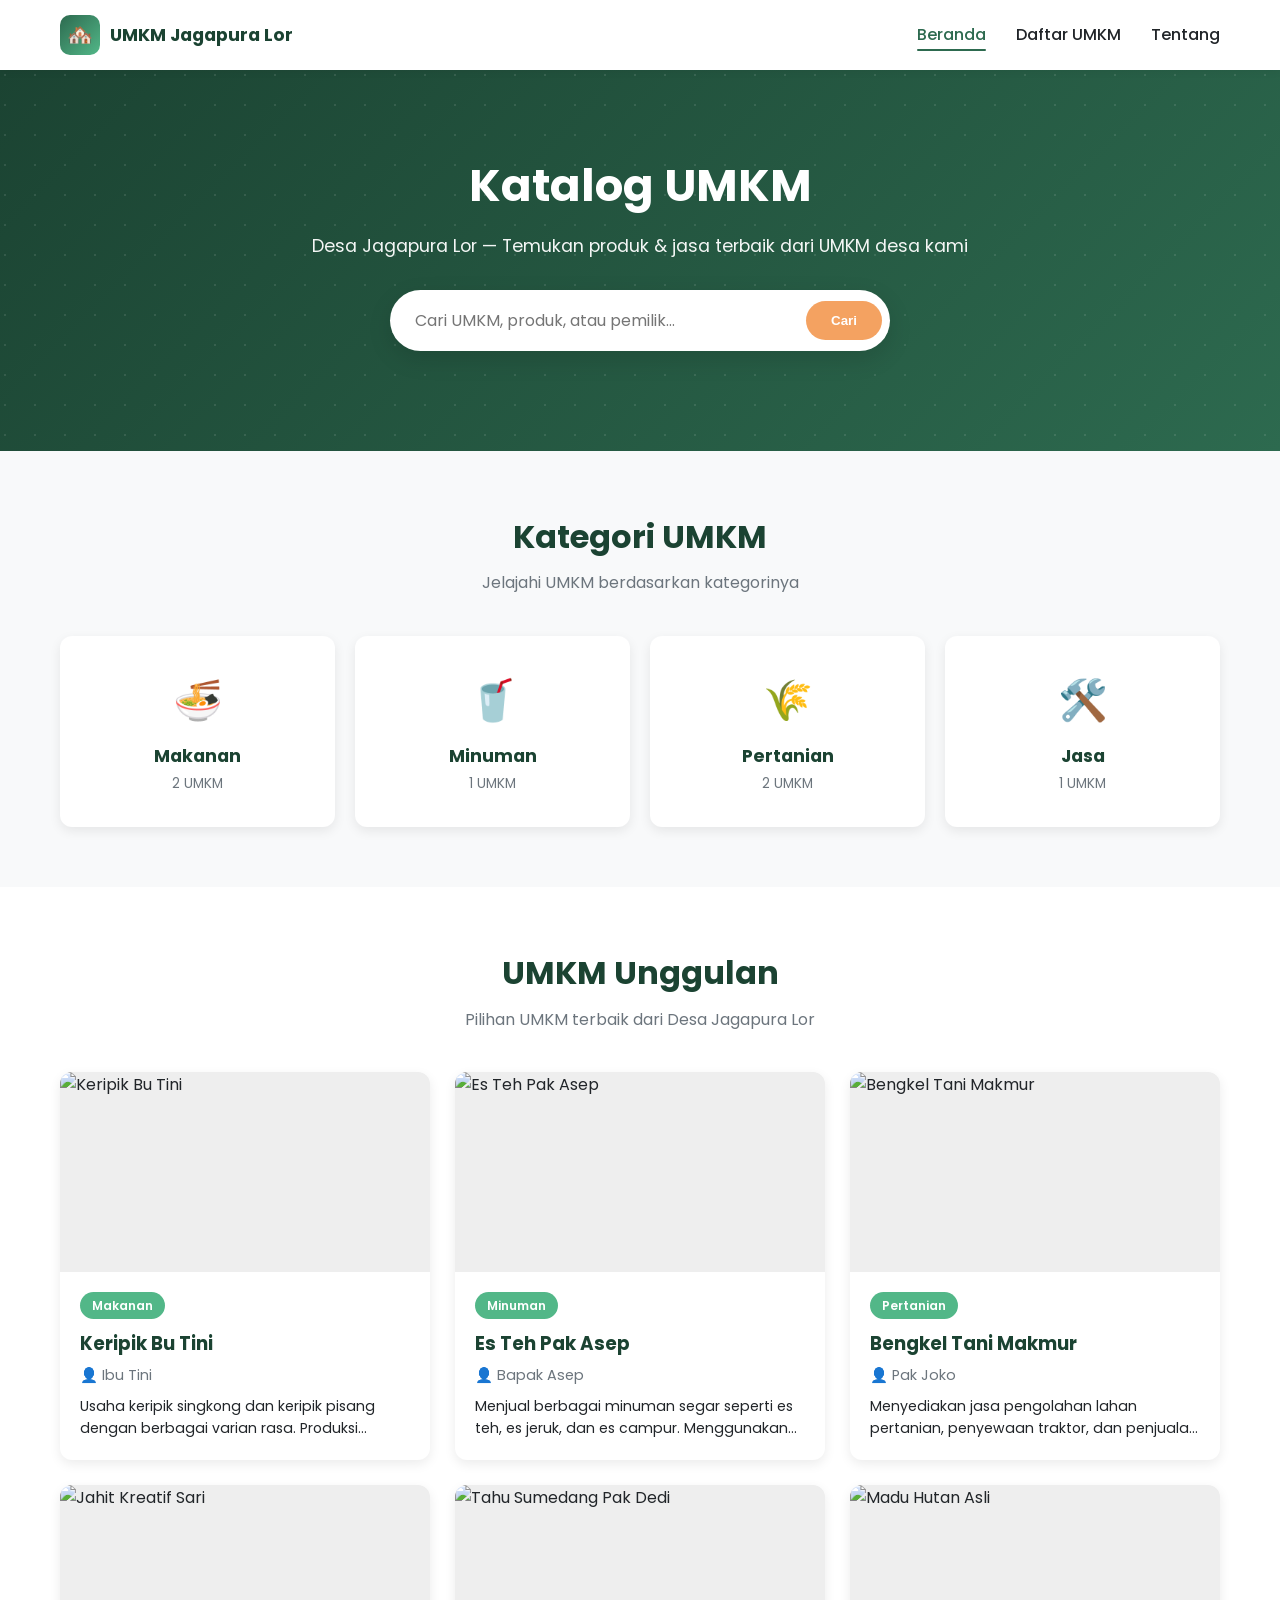
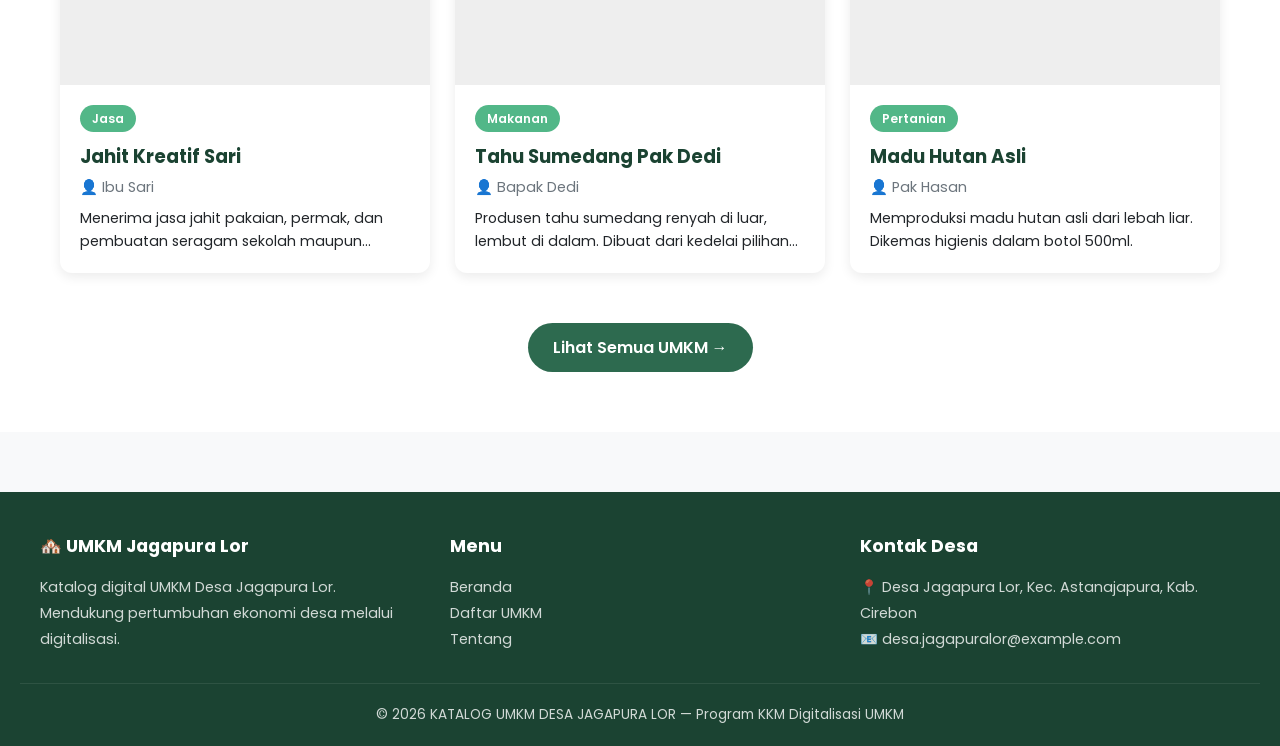
<file: index.html>
<!DOCTYPE html>
<html lang="id">
<head>
  <meta charset="UTF-8">
  <meta name="viewport" content="width=device-width, initial-scale=1.0">
  <title>Katalog UMKM - Desa Jagapura Lor</title>
  <link rel="preconnect" href="https://fonts.googleapis.com">
  <link href="https://fonts.googleapis.com/css2?family=Poppins:wght@400;500;600;700&display=swap" rel="stylesheet">
  <link rel="stylesheet" href="css/style.css">
</head>
<body>

  <!-- NAVBAR -->
  <nav class="navbar">
    <div class="nav-container">
      <a href="index.html" class="logo">
        <div class="logo-icon">🏘️</div>
        <span>UMKM Jagapura Lor</span>
      </a>
      <ul class="nav-links">
        <li><a href="index.html" class="active">Beranda</a></li>
        <li><a href="daftar-umkm.html">Daftar UMKM</a></li>
        <li><a href="tentang.html">Tentang</a></li>
      </ul>
      <button class="menu-toggle">☰</button>
    </div>
  </nav>

  <!-- HERO -->
  <section class="hero">
    <div class="hero-content">
      <h1>Katalog UMKM</h1>
      <p>Desa Jagapura Lor — Temukan produk & jasa terbaik dari UMKM desa kami</p>
      <div class="search-box">
        <input type="text" id="heroInput" placeholder="Cari UMKM, produk, atau pemilik...">
        <button id="heroSearch">Cari</button>
      </div>
    </div>
  </section>

  <!-- KATEGORI -->
  <section class="section">
    <div class="container">
      <div class="section-title">
        <h2>Kategori UMKM</h2>
        <p>Jelajahi UMKM berdasarkan kategorinya</p>
      </div>
      <div class="kategori-grid" id="kategoriGrid">
        <!-- Diisi otomatis oleh JS -->
      </div>
    </div>
  </section>

  <!-- UNGGULAN -->
  <section class="section" style="background: white;">
    <div class="container">
      <div class="section-title">
        <h2>UMKM Unggulan</h2>
        <p>Pilihan UMKM terbaik dari Desa Jagapura Lor</p>
      </div>
      <div class="umkm-grid" id="unggulanGrid">
        <!-- Diisi otomatis oleh JS -->
      </div>
      <div style="text-align: center; margin-top: 30px;">
        <a href="daftar-umkm.html" class="wa-btn" style="background: var(--primary);">
          Lihat Semua UMKM →
        </a>
      </div>
    </div>
  </section>

  <!-- FOOTER -->
  <footer class="footer">
    <div class="footer-content">
      <div>
        <h4>🏘️ UMKM Jagapura Lor</h4>
        <p>Katalog digital UMKM Desa Jagapura Lor. Mendukung pertumbuhan ekonomi desa melalui digitalisasi.</p>
      </div>
      <div>
        <h4>Menu</h4>
        <p><a href="index.html">Beranda</a></p>
        <p><a href="daftar-umkm.html">Daftar UMKM</a></p>
        <p><a href="tentang.html">Tentang</a></p>
      </div>
      <div>
        <h4>Kontak Desa</h4>
        <p>📍 Desa Jagapura Lor, Kec. Astanajapura, Kab. Cirebon</p>
        <p>📧 desa.jagapuralor@example.com</p>
      </div>
    </div>
    <div class="footer-bottom">
      © 2026 KATALOG UMKM DESA JAGAPURA LOR — Program KKM Digitalisasi UMKM
    </div>
  </footer>

  <script src="js/app.js"></script>
</body>
</html>
</file>
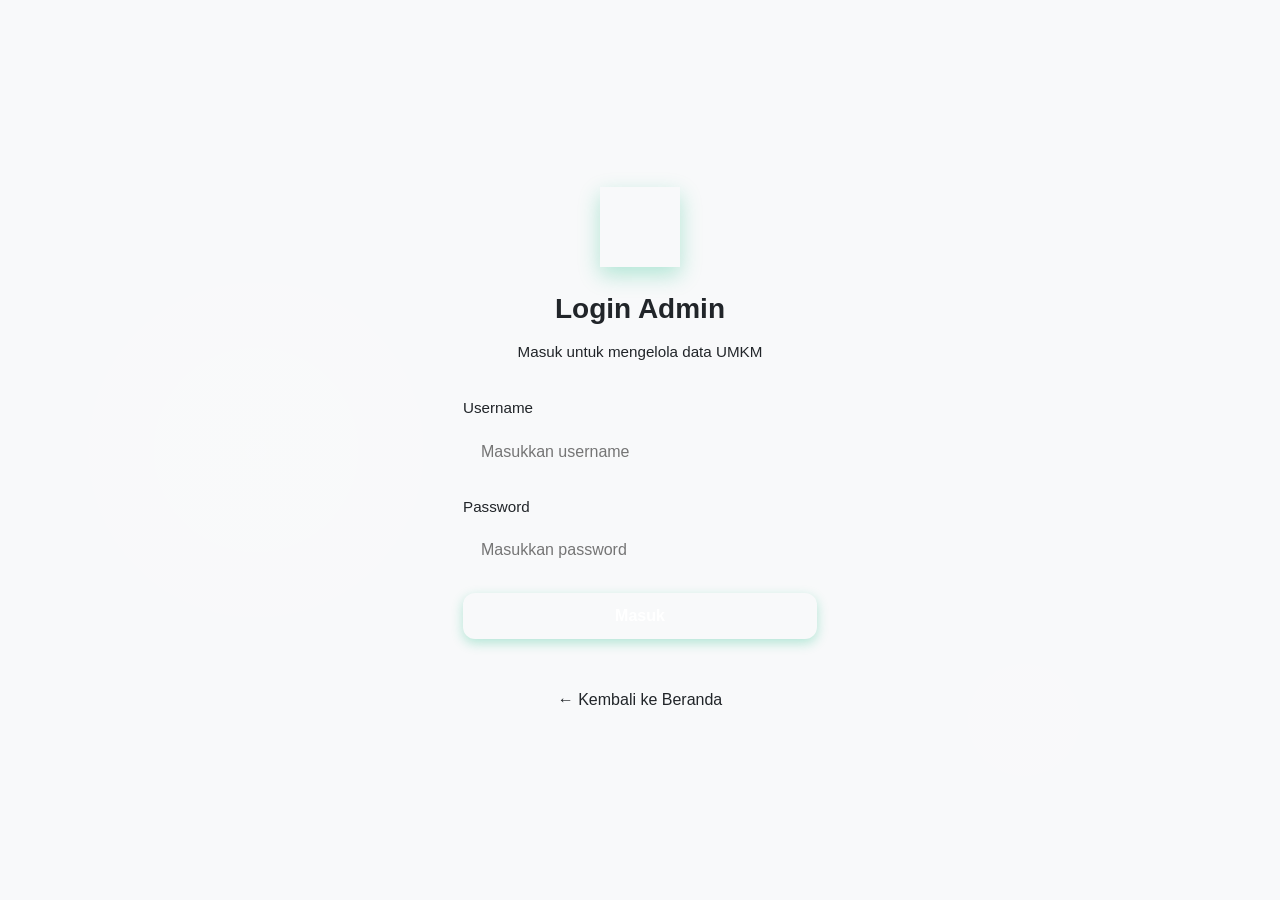
<file: admin.html>
<!DOCTYPE html>
<html lang="id">
<head>
  <meta charset="UTF-8">
  <meta name="viewport" content="width=device-width, initial-scale=1.0">
  <title>Admin Dashboard - UMKM Jagapura Lor</title>
  <link rel="preconnect" href="https://fonts.googleapis.com">
  <link href="https://fonts.googleapis.com/css2?family=Inter:wght@400;500;600;700;800&display=swap" rel="stylesheet">
  <link rel="stylesheet" href="css/style.css">
  <style>
    .admin-header {
      background: linear-gradient(135deg, var(--primary-800), var(--primary-600));
      color: white;
      padding: 40px 24px;
      position: relative;
      overflow: hidden;
    }
    
    .admin-header::before {
      content: '';
      position: absolute;
      top: 0;
      left: 0;
      right: 0;
      bottom: 0;
      background: 
        radial-gradient(circle at 20% 50%, rgba(255,255,255,0.1) 0%, transparent 50%),
        radial-gradient(circle at 80% 80%, rgba(255,255,255,0.08) 0%, transparent 50%);
    }
    
    .admin-header-content {
      max-width: 1280px;
      margin: 0 auto;
      position: relative;
      z-index: 1;
      display: flex;
      justify-content: space-between;
      align-items: center;
      flex-wrap: wrap;
      gap: 20px;
    }
    
    .admin-header h1 {
      font-size: 2rem;
      font-weight: 700;
      margin-bottom: 8px;
    }
    
    .admin-header p {
      opacity: 0.95;
      font-size: 1.05rem;
    }
    
    .admin-actions {
      display: flex;
      gap: 12px;
      flex-wrap: wrap;
    }
    
    .btn-logout {
      background: rgba(255, 255, 255, 0.2);
      color: white;
      padding: 12px 24px;
      border-radius: var(--radius);
      border: 2px solid rgba(255, 255, 255, 0.3);
      font-weight: 600;
      cursor: pointer;
      transition: all var(--transition);
      font-size: 0.95rem;
    }
    
    .btn-logout:hover {
      background: rgba(255, 255, 255, 0.3);
    }
    
    .btn-export {
      background: white;
      color: var(--primary-700);
      padding: 12px 24px;
      border-radius: var(--radius);
      border: none;
      font-weight: 600;
      cursor: pointer;
      transition: all var(--transition);
      font-size: 0.95rem;
    }
    
    .btn-export:hover {
      transform: translateY(-2px);
      box-shadow: var(--shadow-lg);
    }
    
    .admin-content {
      max-width: 1280px;
      margin: 0 auto;
      padding: 40px 24px;
    }
    
    .admin-grid {
      display: grid;
      grid-template-columns: 1fr 1fr;
      gap: 32px;
      margin-bottom: 40px;
    }
    
    @media (max-width: 1024px) {
      .admin-grid {
        grid-template-columns: 1fr;
      }
    }
    
    .admin-card {
      background: var(--bg-secondary);
      border-radius: var(--radius-xl);
      padding: 32px;
      box-shadow: var(--shadow);
      border: 1px solid var(--border-color);
    }
    
    .admin-card h2 {
      font-size: 1.5rem;
      color: var(--text-primary);
      margin-bottom: 24px;
      font-weight: 700;
      display: flex;
      align-items: center;
      gap: 10px;
    }
    
    .form-row {
      display: grid;
      grid-template-columns: 1fr 1fr;
      gap: 16px;
    }
    
    @media (max-width: 768px) {
      .form-row {
        grid-template-columns: 1fr;
      }
    }
    
    .form-group {
      margin-bottom: 20px;
    }
    
    .form-label {
      display: block;
      margin-bottom: 8px;
      color: var(--text-primary);
      font-weight: 500;
      font-size: 0.95rem;
    }
    
    .form-input,
    .form-select,
    .form-textarea {
      width: 100%;
      padding: 12px 16px;
      border: 2px solid var(--border-color);
      border-radius: var(--radius);
      font-size: 0.95rem;
      font-family: inherit;
      background: var(--bg-primary);
      color: var(--text-primary);
      transition: all var(--transition);
    }
    
    .form-textarea {
      resize: vertical;
      min-height: 100px;
    }
    
    .form-input:focus,
    .form-select:focus,
    .form-textarea:focus {
      outline: none;
      border-color: var(--primary-400);
      box-shadow: 0 0 0 3px rgba(16, 185, 129, 0.1);
    }
    
    .btn-submit {
      width: 100%;
      padding: 14px;
      background: linear-gradient(135deg, var(--primary-600), var(--primary-500));
      color: white;
      border: none;
      border-radius: var(--radius);
      font-size: 1rem;
      font-weight: 600;
      cursor: pointer;
      transition: all var(--transition);
      box-shadow: 0 4px 12px rgba(16, 185, 129, 0.3);
      margin-top: 8px;
    }
    
    .btn-submit:hover {
      transform: translateY(-2px);
      box-shadow: 0 6px 16px rgba(16, 185, 129, 0.4);
    }
    
    .btn-add-produk {
      background: var(--accent);
      color: white;
      padding: 10px 20px;
      border: none;
      border-radius: var(--radius);
      font-weight: 600;
      cursor: pointer;
      transition: all var(--transition);
      font-size: 0.9rem;
      margin-bottom: 16px;
    }
    
    .btn-add-produk:hover {
      background: var(--accent-hover);
      transform: translateY(-2px);
    }
    
    .produk-input-group {
      background: var(--bg-primary);
      padding: 16px;
      border-radius: var(--radius);
      margin-bottom: 12px;
      border: 1px solid var(--border-color);
      position: relative;
    }
    
    .btn-remove-produk {
      position: absolute;
      top: 12px;
      right: 12px;
      background: var(--error);
      color: white;
      border: none;
      width: 28px;
      height: 28px;
      border-radius: 50%;
      cursor: pointer;
      font-size: 1rem;
      display: flex;
      align-items: center;
      justify-content: center;
      transition: all var(--transition);
    }
    
    .btn-remove-produk:hover {
      transform: scale(1.1);
    }
    
    .umkm-list {
      max-height: 600px;
      overflow-y: auto;
    }
    
    .umkm-list-item {
      background: var(--bg-primary);
      padding: 16px;
      border-radius: var(--radius);
      margin-bottom: 12px;
      border: 1px solid var(--border-color);
      display: flex;
      justify-content: space-between;
      align-items: center;
      gap: 16px;
      transition: all var(--transition);
    }
    
    .umkm-list-item:hover {
      border-color: var(--primary-200);
      box-shadow: var(--shadow-sm);
    }
    
    .umkm-list-info {
      flex: 1;
    }
    
    .umkm-list-info h4 {
      color: var(--text-primary);
      font-size: 1rem;
      margin-bottom: 4px;
    }
    
    .umkm-list-info p {
      color: var(--text-secondary);
      font-size: 0.85rem;
    }
    
    .umkm-list-actions {
      display: flex;
      gap: 8px;
    }
    
    .btn-icon {
      width: 36px;
      height: 36px;
      border: none;
      border-radius: var(--radius-sm);
      cursor: pointer;
      display: flex;
      align-items: center;
      justify-content: center;
      transition: all var(--transition);
      font-size: 1rem;
    }
    
    .btn-edit {
      background: var(--primary-100);
      color: var(--primary-700);
    }
    
    .btn-edit:hover {
      background: var(--primary-200);
    }
    
    .btn-delete {
      background: #fee2e2;
      color: var(--error);
    }
    
    .btn-delete:hover {
      background: #fecaca;
    }
    
    .stats-grid {
      display: grid;
      grid-template-columns: repeat(auto-fit, minmax(200px, 1fr));
      gap: 20px;
      margin-bottom: 32px;
    }
    
    .stat-card {
      background: var(--bg-secondary);
      padding: 24px;
      border-radius: var(--radius-lg);
      box-shadow: var(--shadow);
      border: 1px solid var(--border-color);
    }
    
    .stat-card h3 {
      color: var(--text-secondary);
      font-size: 0.9rem;
      font-weight: 500;
      margin-bottom: 8px;
      text-transform: uppercase;
      letter-spacing: 0.05em;
    }
    
    .stat-card .stat-value {
      font-size: 2rem;
      font-weight: 700;
      color: var(--text-primary);
    }
    
    .toast {
      position: fixed;
      top: 100px;
      right: 30px;
      background: var(--bg-secondary);
      color: var(--text-primary);
      padding: 16px 24px;
      border-radius: var(--radius);
      box-shadow: var(--shadow-xl);
      display: flex;
      align-items: center;
      gap: 12px;
      z-index: 9999;
      transform: translateX(400px);
      transition: transform var(--transition);
      border-left: 4px solid var(--success);
    }
    
    .toast.show {
      transform: translateX(0);
    }
    
    .toast.error {
      border-left-color: var(--error);
    }
  </style>
</head>
<body>

  <!-- ADMIN HEADER -->
  <header class="admin-header">
    <div class="admin-header-content">
      <div>
        <h1>👨‍💼 Admin Dashboard</h1>
        <p>Kelola data UMKM Desa Jagapura Lor</p>
      </div>
      <div class="admin-actions">
        <button class="btn-export" id="btnExport">
          📥 Export JSON
        </button>
        <button class="btn-logout" id="btnLogout">
          🚪 Logout
        </button>
      </div>
    </div>
  </header>

  <!-- ADMIN CONTENT -->
  <div class="admin-content">
    
    <!-- Stats -->
    <div class="stats-grid">
      <div class="stat-card">
        <h3>Total UMKM</h3>
        <div class="stat-value" id="statTotalUmkm">0</div>
      </div>
      <div class="stat-card">
        <h3>Total Produk</h3>
        <div class="stat-value" id="statTotalProduk">0</div>
      </div>
      <div class="stat-card">
        <h3>Kategori</h3>
        <div class="stat-value" id="statTotalKategori">0</div>
      </div>
    </div>

    <div class="admin-grid">
      
      <!-- FORM TAMBAH UMKM -->
      <div class="admin-card">
        <h2>➕ Tambah UMKM Baru</h2>
        
        <form id="formTambahUmkm">
          <div class="form-row">
            <div class="form-group">
              <label class="form-label">ID UMKM *</label>
              <input type="text" class="form-input" id="umkmId" placeholder="UMKM007" required>
            </div>
            <div class="form-group">
              <label class="form-label">Nama UMKM *</label>
              <input type="text" class="form-input" id="umkmNama" placeholder="Nama usaha" required>
            </div>
          </div>
          
          <div class="form-row">
            <div class="form-group">
              <label class="form-label">Pemilik *</label>
              <input type="text" class="form-input" id="umkmPemilik" placeholder="Nama pemilik" required>
            </div>
            <div class="form-group">
              <label class="form-label">Kategori *</label>
              <select class="form-select" id="umkmKategori" required>
                <option value="">Pilih Kategori</option>
                <option value="Makanan">Makanan</option>
                <option value="Minuman">Minuman</option>
                <option value="Jasa">Jasa</option>
                <option value="Pertanian">Pertanian</option>
              </select>
            </div>
          </div>
          
          <div class="form-group">
            <label class="form-label">Alamat *</label>
            <input type="text" class="form-input" id="umkmAlamat" placeholder="Alamat lengkap" required>
          </div>
          
          <div class="form-row">
            <div class="form-group">
              <label class="form-label">WhatsApp *</label>
              <input type="text" class="form-input" id="umkmWhatsapp" placeholder="628xxxxxxxxxx" required>
            </div>
            <div class="form-group">
              <label class="form-label">URL Foto</label>
              <input type="url" class="form-input" id="umkmFoto" placeholder="https://...">
            </div>
          </div>
          
          <div class="form-group">
            <label class="form-label">Deskripsi *</label>
            <textarea class="form-textarea" id="umkmDeskripsi" placeholder="Deskripsi usaha..." required></textarea>
          </div>
          
          <h3 style="margin: 24px 0 16px; color: var(--text-primary); font-size: 1.1rem;"> Produk/Layanan</h3>
          
          <button type="button" class="btn-add-produk" id="btnAddProduk">
            + Tambah Produk
          </button>
          
          <div id="produkList">
            <!-- Produk inputs will be added here -->
          </div>
          
          <button type="submit" class="btn-submit">
            💾 Simpan UMKM
          </button>
        </form>
      </div>

      <!-- DAFTAR UMKM -->
      <div class="admin-card">
        <h2> Daftar UMKM</h2>
        
        <div class="umkm-list" id="umkmList">
          <!-- UMKM list will be rendered here -->
        </div>
      </div>
    </div>
  </div>

  <!-- Toast Notification -->
  <div class="toast" id="toast">
    <span class="toast-icon" id="toastIcon">✅</span>
    <span id="toastMessage">Berhasil!</span>
  </div>

  <script>
    // Check if logged in
    if (localStorage.getItem('adminLoggedIn') !== 'true') {
      window.location.href = 'login.html';
    }

    // Load data
    let umkmData = [];
    let produkCounter = 0;

    async function loadData() {
      try {
        const res = await fetch('data/umkm.json');
        umkmData = await res.json();
        
        // Load from localStorage if exists
        const localData = localStorage.getItem('umkmData');
        if (localData) {
          const parsed = JSON.parse(localData);
          // Merge: prioritize local data
          umkmData = [...parsed, ...umkmData.filter(u => !parsed.find(p => p.id === u.id))];
        }
        
        updateStats();
        renderUmkmList();
      } catch (err) {
        console.error('Error loading data:', err);
        showToast('Gagal memuat data', 'error');
      }
    }

    function updateStats() {
      document.getElementById('statTotalUmkm').textContent = umkmData.length;
      document.getElementById('statTotalProduk').textContent = 
        umkmData.reduce((sum, u) => sum + (u.produk?.length || 0), 0);
      document.getElementById('statTotalKategori').textContent = 
        new Set(umkmData.map(u => u.kategori)).size;
    }

    function renderUmkmList() {
      const list = document.getElementById('umkmList');
      
      if (umkmData.length === 0) {
        list.innerHTML = '<p style="text-align: center; color: var(--text-secondary); padding: 40px;">Belum ada data UMKM</p>';
        return;
      }
      
      list.innerHTML = umkmData.map(u => `
        <div class="umkm-list-item">
          <div class="umkm-list-info">
            <h4>${u.nama}</h4>
            <p>${u.kategori} • ${u.pemilik} • ${u.produk?.length || 0} produk</p>
          </div>
          <div class="umkm-list-actions">
            <button class="btn-icon btn-edit" onclick="editUmkm('${u.id}')" title="Edit">
              ✏️
            </button>
            <button class="btn-icon btn-delete" onclick="deleteUmkm('${u.id}')" title="Hapus">
              🗑️
            </button>
          </div>
        </div>
      `).join('');
    }

    // Add produk input
    document.getElementById('btnAddProduk').addEventListener('click', () => {
      produkCounter++;
      const produkList = document.getElementById('produkList');
      
      const produkDiv = document.createElement('div');
      produkDiv.className = 'produk-input-group';
      produkDiv.id = `produk-${produkCounter}`;
      
      produkDiv.innerHTML = `
        <button type="button" class="btn-remove-produk" onclick="removeProduk(${produkCounter})">
          ×
        </button>
        <div class="form-row">
          <div class="form-group" style="margin-bottom: 0;">
            <label class="form-label">Nama Produk</label>
            <input type="text" class="form-input produk-nama" placeholder="Nama produk" required>
          </div>
          <div class="form-group" style="margin-bottom: 0;">
            <label class="form-label">Harga</label>
            <input type="number" class="form-input produk-harga" placeholder="10000" required>
          </div>
        </div>
        <div class="form-group" style="margin-bottom: 0; margin-top: 12px;">
          <label class="form-label">URL Foto Produk</label>
          <input type="url" class="form-input produk-foto" placeholder="https://...">
        </div>
      `;
      
      produkList.appendChild(produkDiv);
    });

    function removeProduk(id) {
      const produk = document.getElementById(`produk-${id}`);
      if (produk) {
        produk.remove();
      }
    }

    // Form submit
    document.getElementById('formTambahUmkm').addEventListener('submit', (e) => {
      e.preventDefault();
      
      const id = document.getElementById('umkmId').value.trim();
      
      // Check if ID exists
      if (umkmData.find(u => u.id === id)) {
        showToast('ID UMKM sudah ada!', 'error');
        return;
      }
      
      // Collect produk
      const produkElements = document.querySelectorAll('.produk-input-group');
      const produk = [];
      
      produkElements.forEach(el => {
        const nama = el.querySelector('.produk-nama').value.trim();
        const harga = parseInt(el.querySelector('.produk-harga').value);
        const foto = el.querySelector('.produk-foto').value.trim();
        
        if (nama && harga) {
          produk.push({
            nama,
            harga,
            foto: foto || 'https://via.placeholder.com/400x300?text=Produk'
          });
        }
      });
      
      const newUmkm = {
        id,
        nama: document.getElementById('umkmNama').value.trim(),
        pemilik: document.getElementById('umkmPemilik').value.trim(),
        kategori: document.getElementById('umkmKategori').value,
        alamat: document.getElementById('umkmAlamat').value.trim(),
        whatsapp: document.getElementById('umkmWhatsapp').value.trim(),
        foto: document.getElementById('umkmFoto').value.trim() || 'https://via.placeholder.com/600x400?text=UMKM',
        deskripsi: document.getElementById('umkmDeskripsi').value.trim(),
        produk
      };
      
      umkmData.push(newUmkm);
      
      // Save to localStorage
      localStorage.setItem('umkmData', JSON.stringify(umkmData));
      
      updateStats();
      renderUmkmList();
      
      // Reset form
      e.target.reset();
      document.getElementById('produkList').innerHTML = '';
      produkCounter = 0;
      
      showToast('UMKM berhasil ditambahkan!');
    });

    function editUmkm(id) {
      const umkm = umkmData.find(u => u.id === id);
      if (!umkm) return;
      
      // Fill form
      document.getElementById('umkmId').value = umkm.id;
      document.getElementById('umkmNama').value = umkm.nama;
      document.getElementById('umkmPemilik').value = umkm.pemilik;
      document.getElementById('umkmKategori').value = umkm.kategori;
      document.getElementById('umkmAlamat').value = umkm.alamat;
      document.getElementById('umkmWhatsapp').value = umkm.whatsapp;
      document.getElementById('umkmFoto').value = umkm.foto;
      document.getElementById('umkmDeskripsi').value = umkm.deskripsi;
      
      // Clear and add produk
      document.getElementById('produkList').innerHTML = '';
      produkCounter = 0;
      
      if (umkm.produk) {
        umkm.produk.forEach(p => {
          produkCounter++;
          const produkList = document.getElementById('produkList');
          const produkDiv = document.createElement('div');
          produkDiv.className = 'produk-input-group';
          produkDiv.id = `produk-${produkCounter}`;
          
          produkDiv.innerHTML = `
            <button type="button" class="btn-remove-produk" onclick="removeProduk(${produkCounter})">
              ×
            </button>
            <div class="form-row">
              <div class="form-group" style="margin-bottom: 0;">
                <label class="form-label">Nama Produk</label>
                <input type="text" class="form-input produk-nama" value="${p.nama}" required>
              </div>
              <div class="form-group" style="margin-bottom: 0;">
                <label class="form-label">Harga</label>
                <input type="number" class="form-input produk-harga" value="${p.harga}" required>
              </div>
            </div>
            <div class="form-group" style="margin-bottom: 0; margin-top: 12px;">
              <label class="form-label">URL Foto Produk</label>
              <input type="url" class="form-input produk-foto" value="${p.foto}">
            </div>
          `;
          
          produkList.appendChild(produkDiv);
        });
      }
      
      // Remove old one
      deleteUmkm(id, false);
      
      showToast('Data dimuat untuk edit');
    }

    function deleteUmkm(id, confirm = true) {
      if (confirm && !window.confirm('Yakin ingin menghapus UMKM ini?')) {
        return;
      }
      
      umkmData = umkmData.filter(u => u.id !== id);
      localStorage.setItem('umkmData', JSON.stringify(umkmData));
      
      updateStats();
      renderUmkmList();
      
      if (confirm) {
        showToast('UMKM berhasil dihapus');
      }
    }

    // Export JSON
    document.getElementById('btnExport').addEventListener('click', () => {
      const dataStr = JSON.stringify(umkmData, null, 2);
      const dataBlob = new Blob([dataStr], { type: 'application/json' });
      const url = URL.createObjectURL(dataBlob);
      
      const link = document.createElement('a');
      link.href = url;
      link.download = 'umkm.json';
      link.click();
      
      URL.revokeObjectURL(url);
      
      showToast('JSON berhasil diexport!');
    });

    // Logout
    document.getElementById('btnLogout').addEventListener('click', () => {
      if (confirm('Yakin ingin logout?')) {
        localStorage.removeItem('adminLoggedIn');
        localStorage.removeItem('adminUsername');
        window.location.href = 'login.html';
      }
    });

    // Toast notification
    function showToast(message, type = 'success') {
      const toast = document.getElementById('toast');
      const toastIcon = document.getElementById('toastIcon');
      const toastMessage = document.getElementById('toastMessage');
      
      toastMessage.textContent = message;
      toastIcon.textContent = type === 'success' ? '✅' : '⚠️';
      toast.className = `toast show ${type}`;
      
      setTimeout(() => {
        toast.classList.remove('show');
      }, 3000);
    }

    // Init
    loadData();
  </script>
</body>
</html>
</file>
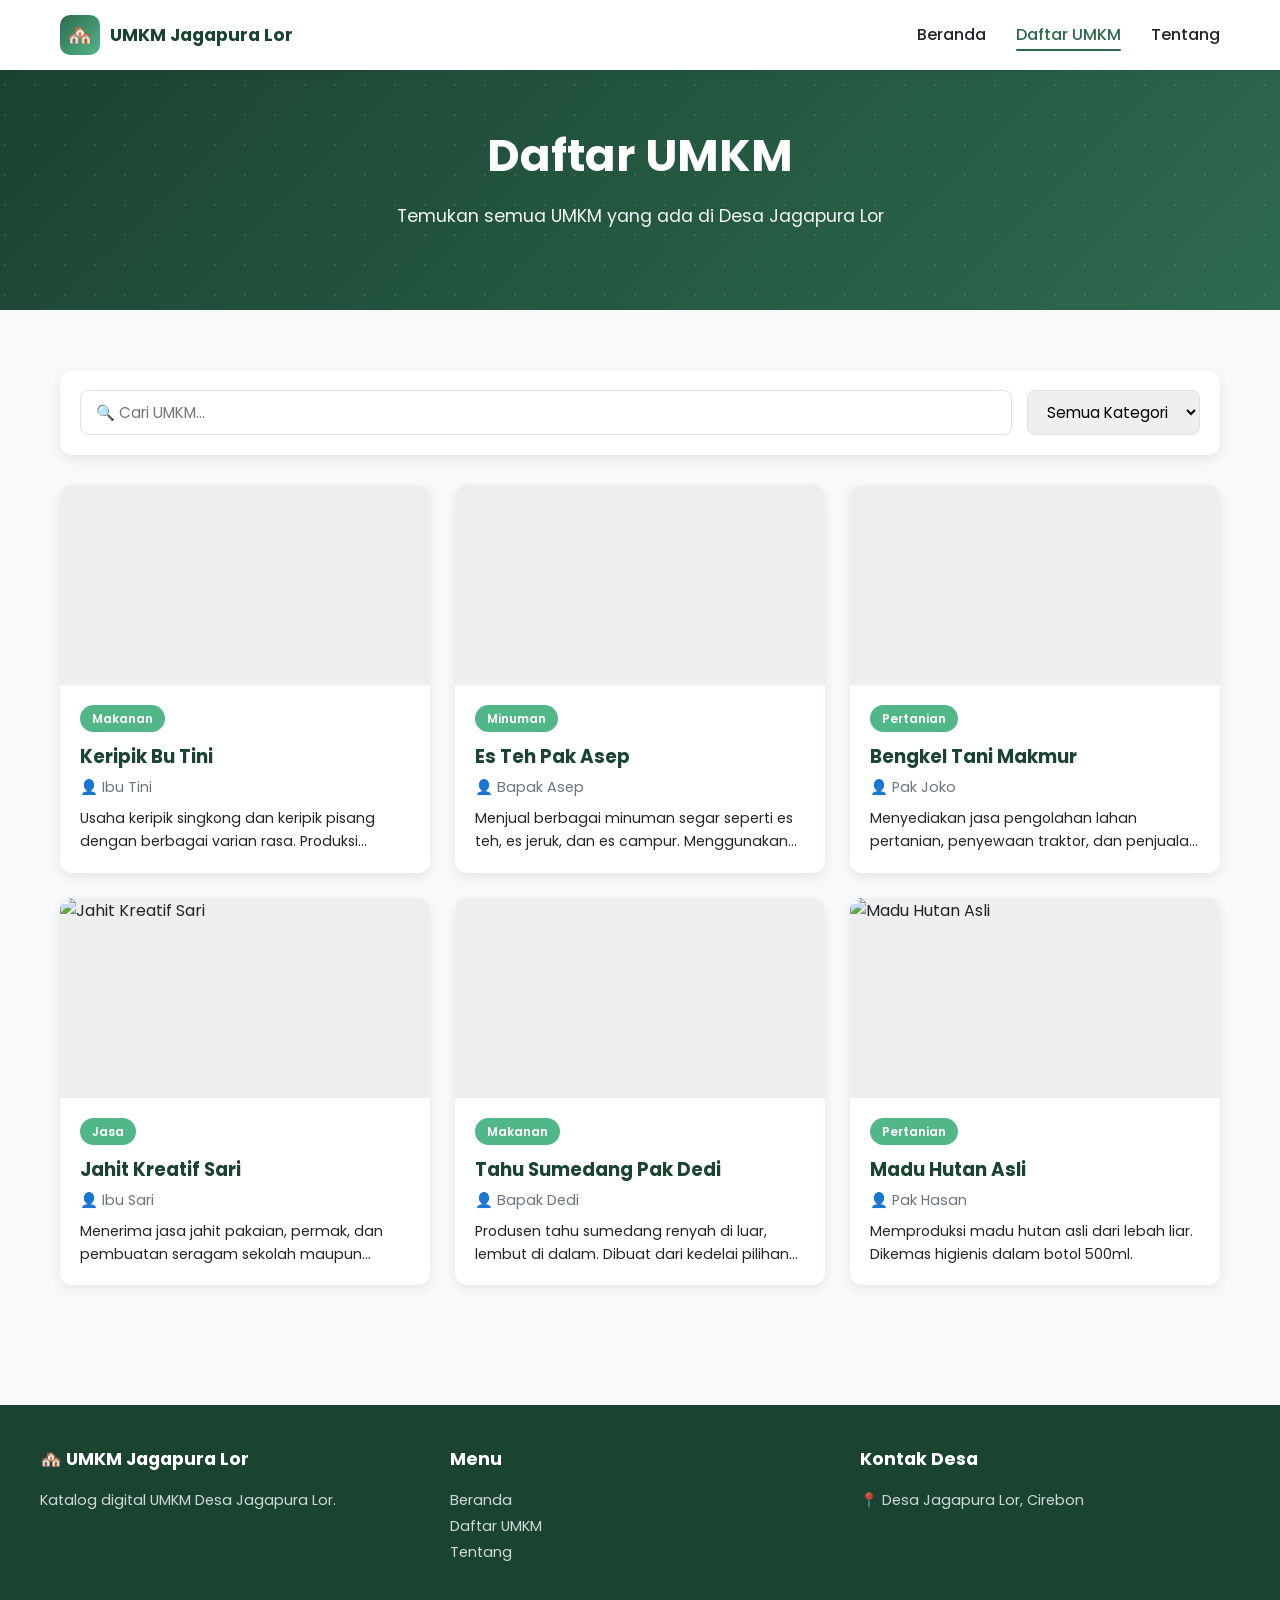
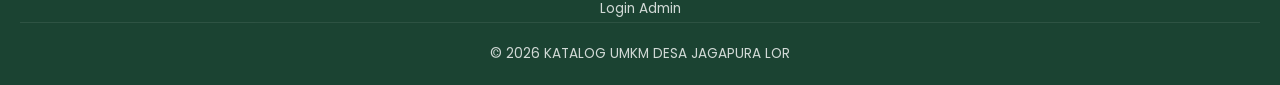
<file: daftar-umkm.html>
<!DOCTYPE html>
<html lang="id">
<head>
  <meta charset="UTF-8">
  <meta name="viewport" content="width=device-width, initial-scale=1.0">
  <title>Daftar UMKM - Desa Jagapura Lor</title>
  <link rel="preconnect" href="https://fonts.googleapis.com">
  <link href="https://fonts.googleapis.com/css2?family=Poppins:wght@400;500;600;700&display=swap" rel="stylesheet">
  <link rel="stylesheet" href="css/style.css">
</head>
<body>

  <!-- NAVBAR -->
  <nav class="navbar">
    <div class="nav-container">
      <a href="index.html" class="logo">
        <div class="logo-icon">🏘️</div>
        <span>UMKM Jagapura Lor</span>
      </a>
      <ul class="nav-links">
        <li><a href="index.html">Beranda</a></li>
        <li><a href="daftar-umkm.html" class="active">Daftar UMKM</a></li>
        <li><a href="tentang.html">Tentang</a></li>
      </ul>
      <button class="menu-toggle">☰</button>
    </div>
  </nav>

  <!-- HEADER -->
  <section class="hero" style="padding: 50px 20px;">
    <div class="hero-content">
      <h1>Daftar UMKM</h1>
      <p>Temukan semua UMKM yang ada di Desa Jagapura Lor</p>
    </div>
  </section>

  <!-- DAFTAR -->
  <section class="section">
    <div class="container">
      <!-- FILTER -->
      <div class="filter-bar">
        <input type="text" id="searchInput" placeholder="🔍 Cari UMKM...">
        <select id="kategoriSelect">
          <option value="">Semua Kategori</option>
        </select>
      </div>

      <!-- GRID -->
      <div class="umkm-grid" id="umkmGrid">
        <div class="loading" style="grid-column: 1/-1;">Memuat data...</div>
      </div>
    </div>
  </section>

  <!-- FOOTER -->
  <footer class="footer">
    <div class="footer-content">
      <div>
        <h4>🏘️ UMKM Jagapura Lor</h4>
        <p>Katalog digital UMKM Desa Jagapura Lor.</p>
      </div>
      <div>
        <h4>Menu</h4>
        <p><a href="index.html">Beranda</a></p>
        <p><a href="daftar-umkm.html">Daftar UMKM</a></p>
        <p><a href="tentang.html">Tentang</a></p>
      </div>
      <div>
        <h4>Kontak Desa</h4>
        <p>📍 Desa Jagapura Lor, Cirebon</p>
      </div>
    </div>
    <!-- Di footer, sebelum footer-bottom -->
<p style="text-align: center; margin-top: 20px;">
  <a href="login.html" style="color: var(--gray-500); font-size: 0.85rem;">
     Login Admin
  </a>
</p>
    <div class="footer-bottom">
      © 2026 KATALOG UMKM DESA JAGAPURA LOR
    </div>
  </footer>

  <script src="js/app.js"></script>
</body>
</html>
</file>
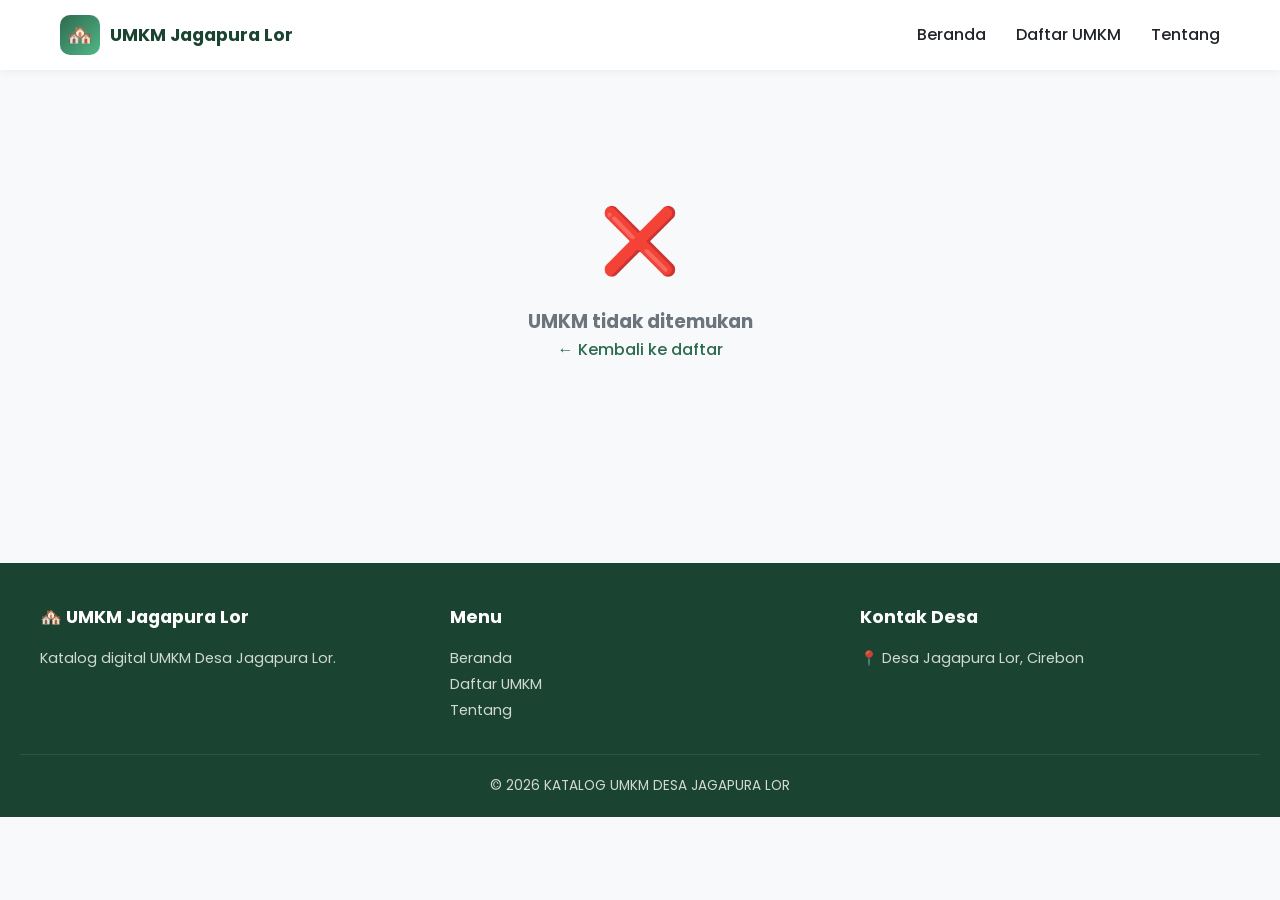
<file: detail-umkm.html>
<!DOCTYPE html>
<html lang="id">
<head>
  <meta charset="UTF-8">
  <meta name="viewport" content="width=device-width, initial-scale=1.0">
  <title>Detail UMKM - Desa Jagapura Lor</title>
  <link rel="preconnect" href="https://fonts.googleapis.com">
  <link href="https://fonts.googleapis.com/css2?family=Poppins:wght@400;500;600;700&display=swap" rel="stylesheet">
  <link rel="stylesheet" href="css/style.css">
</head>
<body>

  <!-- NAVBAR -->
  <nav class="navbar">
    <div class="nav-container">
      <a href="index.html" class="logo">
        <div class="logo-icon">🏘️</div>
        <span>UMKM Jagapura Lor</span>
      </a>
      <ul class="nav-links">
        <li><a href="index.html">Beranda</a></li>
        <li><a href="daftar-umkm.html">Daftar UMKM</a></li>
        <li><a href="tentang.html">Tentang</a></li>
      </ul>
      <button class="menu-toggle">☰</button>
    </div>
  </nav>

  <!-- DETAIL -->
  <section class="section">
    <div class="container">
      <div id="detailContent">
        <div class="loading">Memuat data UMKM...</div>
      </div>
    </div>
  </section>

  <!-- FOOTER -->
  <footer class="footer">
    <div class="footer-content">
      <div>
        <h4>🏘️ UMKM Jagapura Lor</h4>
        <p>Katalog digital UMKM Desa Jagapura Lor.</p>
      </div>
      <div>
        <h4>Menu</h4>
        <p><a href="index.html">Beranda</a></p>
        <p><a href="daftar-umkm.html">Daftar UMKM</a></p>
        <p><a href="tentang.html">Tentang</a></p>
      </div>
      <div>
        <h4>Kontak Desa</h4>
        <p>📍 Desa Jagapura Lor, Cirebon</p>
      </div>
    </div>
    <div class="footer-bottom">
      © 2026 KATALOG UMKM DESA JAGAPURA LOR
    </div>
  </footer>

  <script src="js/detail.js"></script>
</body>
</html>
</file>
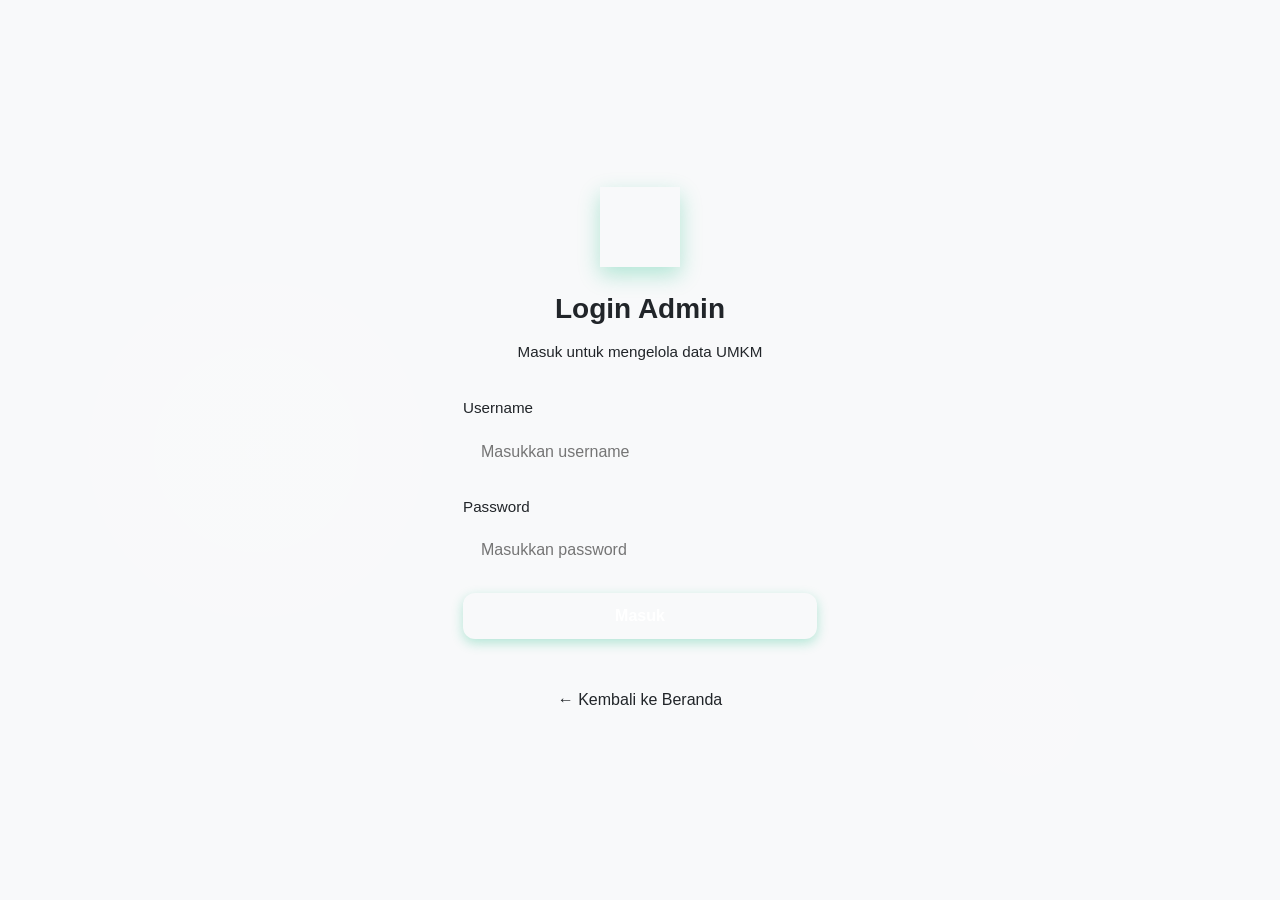
<file: login.html>
<!DOCTYPE html>
<html lang="id">
<head>
  <meta charset="UTF-8">
  <meta name="viewport" content="width=device-width, initial-scale=1.0">
  <title>Login Admin - UMKM Jagapura Lor</title>
  <link rel="preconnect" href="https://fonts.googleapis.com">
  <link href="https://fonts.googleapis.com/css2?family=Inter:wght@400;500;600;700;800&display=swap" rel="stylesheet">
  <link rel="stylesheet" href="css/style.css">
  <style>
    .login-page {
      min-height: 100vh;
      display: flex;
      align-items: center;
      justify-content: center;
      background: linear-gradient(135deg, var(--primary-800), var(--primary-600));
      padding: 20px;
      position: relative;
      overflow: hidden;
    }
    
    .login-page::before {
      content: '';
      position: absolute;
      top: 0;
      left: 0;
      right: 0;
      bottom: 0;
      background: 
        radial-gradient(circle at 20% 50%, rgba(255,255,255,0.1) 0%, transparent 50%),
        radial-gradient(circle at 80% 80%, rgba(255,255,255,0.08) 0%, transparent 50%);
    }
    
    .login-container {
      background: var(--bg-secondary);
      border-radius: var(--radius-xl);
      padding: 48px;
      width: 100%;
      max-width: 450px;
      box-shadow: var(--shadow-xl);
      position: relative;
      z-index: 1;
      animation: fadeInUp 0.6s ease-out;
    }
    
    .login-header {
      text-align: center;
      margin-bottom: 32px;
    }
    
    .login-logo {
      width: 80px;
      height: 80px;
      background: linear-gradient(135deg, var(--primary-600), var(--primary-400));
      border-radius: var(--radius-lg);
      display: flex;
      align-items: center;
      justify-content: center;
      font-size: 2.5rem;
      margin: 0 auto 20px;
      box-shadow: 0 8px 20px rgba(16, 185, 129, 0.3);
    }
    
    .login-header h1 {
      font-size: 1.75rem;
      color: var(--text-primary);
      margin-bottom: 8px;
      font-weight: 700;
    }
    
    .login-header p {
      color: var(--text-secondary);
      font-size: 0.95rem;
    }
    
    .form-group {
      margin-bottom: 20px;
    }
    
    .form-label {
      display: block;
      margin-bottom: 8px;
      color: var(--text-primary);
      font-weight: 500;
      font-size: 0.95rem;
    }
    
    .form-input {
      width: 100%;
      padding: 14px 18px;
      border: 2px solid var(--border-color);
      border-radius: var(--radius);
      font-size: 1rem;
      font-family: inherit;
      background: var(--bg-primary);
      color: var(--text-primary);
      transition: all var(--transition);
    }
    
    .form-input:focus {
      outline: none;
      border-color: var(--primary-400);
      box-shadow: 0 0 0 3px rgba(16, 185, 129, 0.1);
    }
    
    .btn-primary {
      width: 100%;
      padding: 14px;
      background: linear-gradient(135deg, var(--primary-600), var(--primary-500));
      color: white;
      border: none;
      border-radius: var(--radius);
      font-size: 1rem;
      font-weight: 600;
      cursor: pointer;
      transition: all var(--transition);
      box-shadow: 0 4px 12px rgba(16, 185, 129, 0.3);
    }
    
    .btn-primary:hover {
      transform: translateY(-2px);
      box-shadow: 0 6px 16px rgba(16, 185, 129, 0.4);
    }
    
    .btn-primary:active {
      transform: translateY(0);
    }
    
    .login-footer {
      text-align: center;
      margin-top: 24px;
      padding-top: 24px;
      border-top: 1px solid var(--border-color);
    }
    
    .login-footer a {
      color: var(--primary-600);
      font-weight: 500;
      text-decoration: none;
      transition: color var(--transition);
    }
    
    .login-footer a:hover {
      color: var(--primary-700);
    }
    
    .error-message {
      background: #fee2e2;
      color: #991b1b;
      padding: 12px 16px;
      border-radius: var(--radius);
      margin-bottom: 20px;
      font-size: 0.9rem;
      display: none;
      animation: shake 0.5s ease-in-out;
    }
    
    @keyframes shake {
      0%, 100% { transform: translateX(0); }
      25% { transform: translateX(-10px); }
      75% { transform: translateX(10px); }
    }
    
    .error-message.show {
      display: block;
    }
  </style>
</head>
<body>
  <div class="login-page">
    <div class="login-container">
      <div class="login-header">
        <div class="login-logo"></div>
        <h1>Login Admin</h1>
        <p>Masuk untuk mengelola data UMKM</p>
      </div>
      
      <div class="error-message" id="errorMessage">
        ⚠️ Username atau password salah!
      </div>
      
      <form id="loginForm">
        <div class="form-group">
          <label class="form-label" for="username">Username</label>
          <input 
            type="text" 
            id="username" 
            class="form-input" 
            placeholder="Masukkan username"
            required
            autocomplete="username"
          >
        </div>
        
        <div class="form-group">
          <label class="form-label" for="password">Password</label>
          <input 
            type="password" 
            id="password" 
            class="form-input" 
            placeholder="Masukkan password"
            required
            autocomplete="current-password"
          >
        </div>
        
        <button type="submit" class="btn-primary">
          Masuk
        </button>
      </form>
      
      <div class="login-footer">
        <a href="index.html">← Kembali ke Beranda</a>
      </div>
    </div>
  </div>
  
  <script>
    // Default credentials (bisa diganti)
    const ADMIN_USERNAME = 'admin';
    const ADMIN_PASSWORD = 'admin123';
    
    const loginForm = document.getElementById('loginForm');
    const errorMessage = document.getElementById('errorMessage');
    
    loginForm.addEventListener('submit', (e) => {
      e.preventDefault();
      
      const username = document.getElementById('username').value.trim();
      const password = document.getElementById('password').value.trim();
      
      if (username === ADMIN_USERNAME && password === ADMIN_PASSWORD) {
        // Save login state
        localStorage.setItem('adminLoggedIn', 'true');
        localStorage.setItem('adminUsername', username);
        
        // Redirect to admin dashboard
        window.location.href = 'admin.html';
      } else {
        errorMessage.classList.add('show');
        setTimeout(() => {
          errorMessage.classList.remove('show');
        }, 3000);
      }
    });
    
    // Check if already logged in
    if (localStorage.getItem('adminLoggedIn') === 'true') {
      window.location.href = 'admin.html';
    }
  </script>
</body>
</html>
</file>
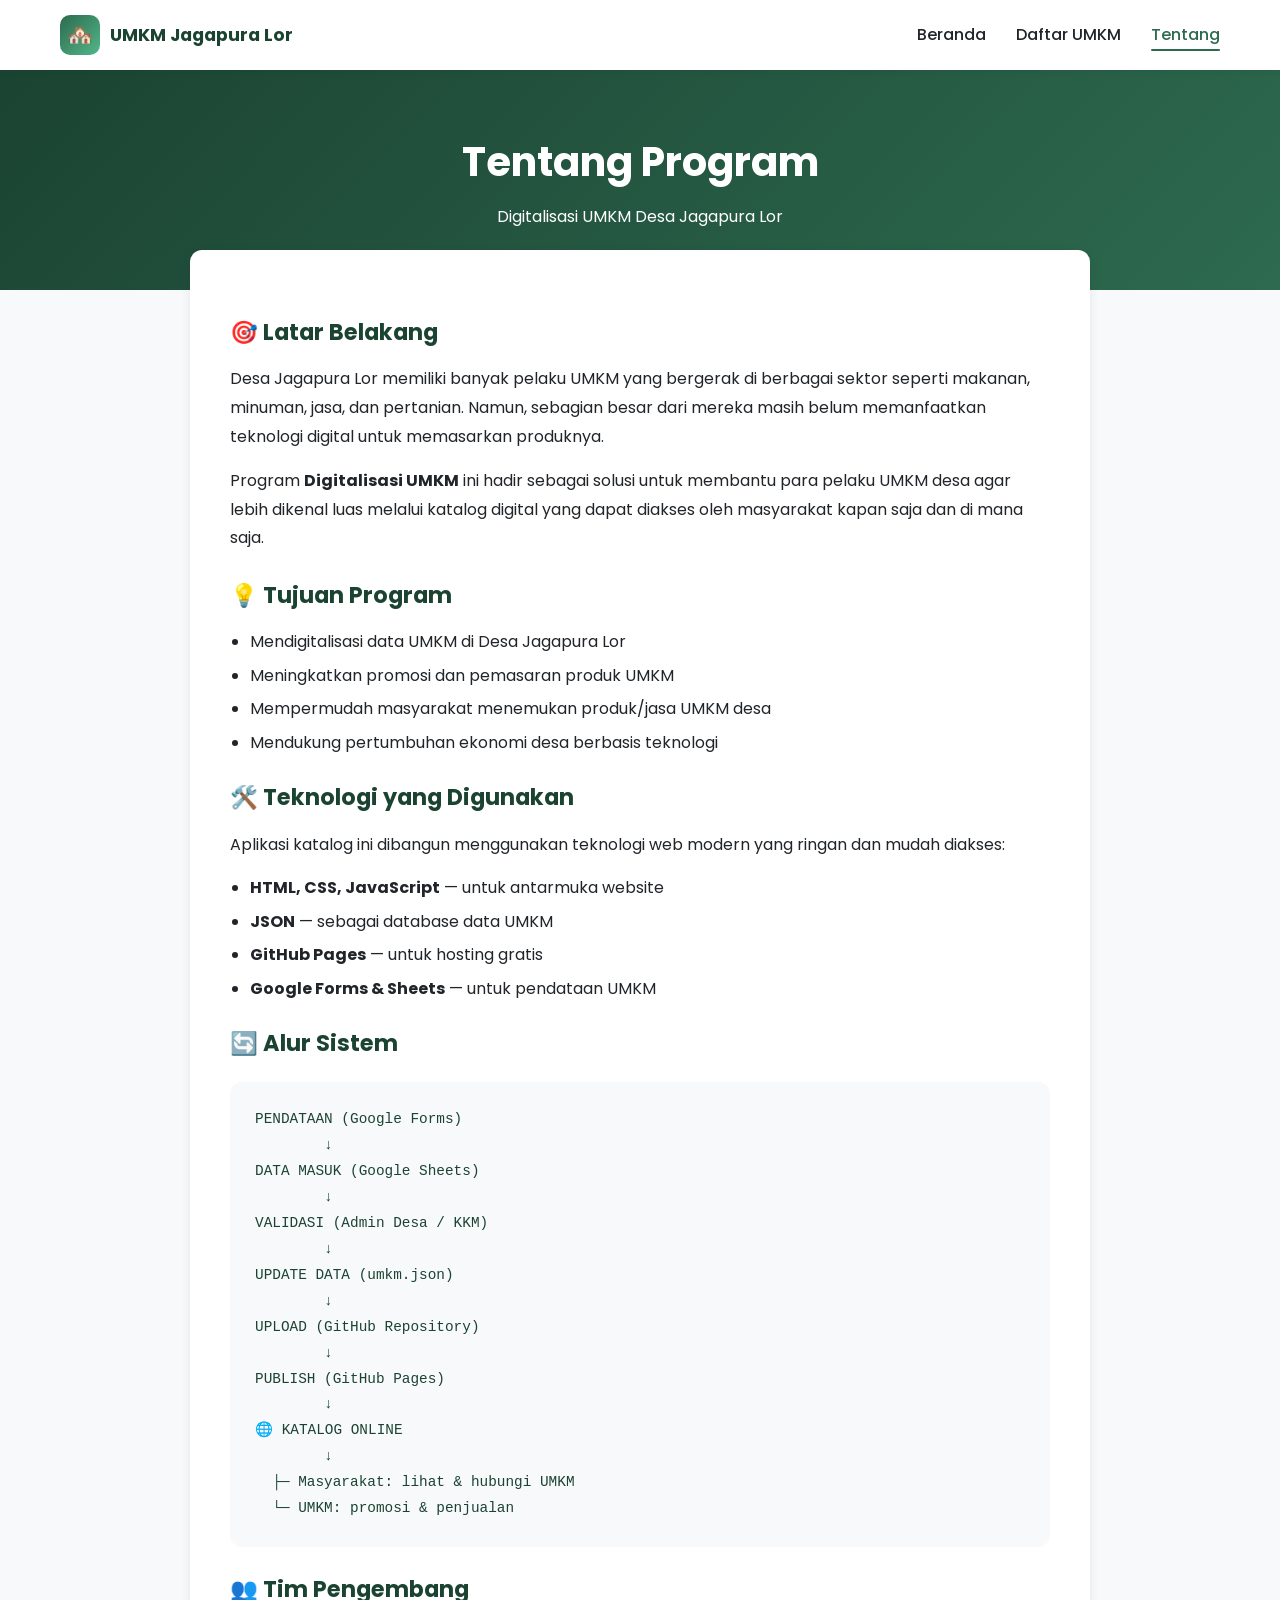
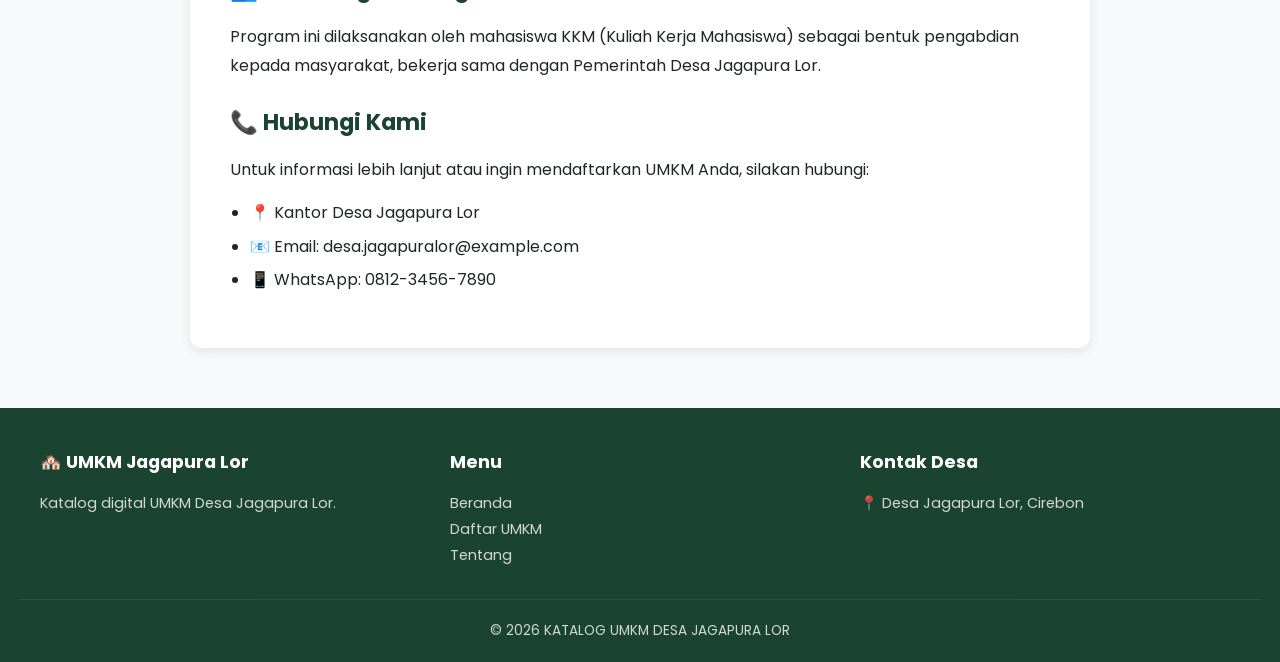
<file: tentang.html>
<!DOCTYPE html>
<html lang="id">
<head>
  <meta charset="UTF-8">
  <meta name="viewport" content="width=device-width, initial-scale=1.0">
  <title>Tentang - Desa Jagapura Lor</title>
  <link rel="preconnect" href="https://fonts.googleapis.com">
  <link href="https://fonts.googleapis.com/css2?family=Poppins:wght@400;500;600;700&display=swap" rel="stylesheet">
  <link rel="stylesheet" href="css/style.css">
</head>
<body>

  <!-- NAVBAR -->
  <nav class="navbar">
    <div class="nav-container">
      <a href="index.html" class="logo">
        <div class="logo-icon">🏘️</div>
        <span>UMKM Jagapura Lor</span>
      </a>
      <ul class="nav-links">
        <li><a href="index.html">Beranda</a></li>
        <li><a href="daftar-umkm.html">Daftar UMKM</a></li>
        <li><a href="tentang.html" class="active">Tentang</a></li>
      </ul>
      <button class="menu-toggle">☰</button>
    </div>
  </nav>

  <!-- HERO -->
  <section class="tentang-hero">
    <h1>Tentang Program</h1>
    <p>Digitalisasi UMKM Desa Jagapura Lor</p>
  </section>

  <!-- CONTENT -->
  <div class="container">
    <div class="tentang-content">
      <h2>🎯 Latar Belakang</h2>
      <p>Desa Jagapura Lor memiliki banyak pelaku UMKM yang bergerak di berbagai sektor seperti makanan, minuman, jasa, dan pertanian. Namun, sebagian besar dari mereka masih belum memanfaatkan teknologi digital untuk memasarkan produknya.</p>
      <p>Program <strong>Digitalisasi UMKM</strong> ini hadir sebagai solusi untuk membantu para pelaku UMKM desa agar lebih dikenal luas melalui katalog digital yang dapat diakses oleh masyarakat kapan saja dan di mana saja.</p>

      <h2>💡 Tujuan Program</h2>
      <ul>
        <li>Mendigitalisasi data UMKM di Desa Jagapura Lor</li>
        <li>Meningkatkan promosi dan pemasaran produk UMKM</li>
        <li>Mempermudah masyarakat menemukan produk/jasa UMKM desa</li>
        <li>Mendukung pertumbuhan ekonomi desa berbasis teknologi</li>
      </ul>

      <h2>🛠️ Teknologi yang Digunakan</h2>
      <p>Aplikasi katalog ini dibangun menggunakan teknologi web modern yang ringan dan mudah diakses:</p>
      <ul>
        <li><strong>HTML, CSS, JavaScript</strong> — untuk antarmuka website</li>
        <li><strong>JSON</strong> — sebagai database data UMKM</li>
        <li><strong>GitHub Pages</strong> — untuk hosting gratis</li>
        <li><strong>Google Forms & Sheets</strong> — untuk pendataan UMKM</li>
      </ul>

      <h2>🔄 Alur Sistem</h2>
      <div class="flow-diagram">PENDATAAN (Google Forms)
        ↓
DATA MASUK (Google Sheets)
        ↓
VALIDASI (Admin Desa / KKM)
        ↓
UPDATE DATA (umkm.json)
        ↓
UPLOAD (GitHub Repository)
        ↓
PUBLISH (GitHub Pages)
        ↓
🌐 KATALOG ONLINE
        ↓
  ├─ Masyarakat: lihat & hubungi UMKM
  └─ UMKM: promosi & penjualan</div>

      <h2>👥 Tim Pengembang</h2>
      <p>Program ini dilaksanakan oleh mahasiswa KKM (Kuliah Kerja Mahasiswa) sebagai bentuk pengabdian kepada masyarakat, bekerja sama dengan Pemerintah Desa Jagapura Lor.</p>

      <h2>📞 Hubungi Kami</h2>
      <p>Untuk informasi lebih lanjut atau ingin mendaftarkan UMKM Anda, silakan hubungi:</p>
      <ul>
        <li>📍 Kantor Desa Jagapura Lor</li>
        <li>📧 Email: desa.jagapuralor@example.com</li>
        <li>📱 WhatsApp: 0812-3456-7890</li>
      </ul>
    </div>
  </div>

  <!-- FOOTER -->
  <footer class="footer">
    <div class="footer-content">
      <div>
        <h4>🏘️ UMKM Jagapura Lor</h4>
        <p>Katalog digital UMKM Desa Jagapura Lor.</p>
      </div>
      <div>
        <h4>Menu</h4>
        <p><a href="index.html">Beranda</a></p>
        <p><a href="daftar-umkm.html">Daftar UMKM</a></p>
        <p><a href="tentang.html">Tentang</a></p>
      </div>
      <div>
        <h4>Kontak Desa</h4>
        <p>📍 Desa Jagapura Lor, Cirebon</p>
      </div>
    </div>
    <div class="footer-bottom">
      © 2026 KATALOG UMKM DESA JAGAPURA LOR
    </div>
  </footer>

  <script src="js/app.js"></script>
</body>
</html>
</file>
<file: css/style.css>
/* ============ RESET & BASE ============ */
* { margin: 0; padding: 0; box-sizing: border-box; }

:root {
  --primary: #2d6a4f;
  --primary-dark: #1b4332;
  --primary-light: #52b788;
  --accent: #f4a261;
  --bg: #f8f9fa;
  --white: #ffffff;
  --text: #212529;
  --text-light: #6c757d;
  --border: #dee2e6;
  --shadow: 0 4px 12px rgba(0,0,0,0.08);
  --shadow-hover: 0 8px 24px rgba(0,0,0,0.12);
  --radius: 12px;
}

body {
  font-family: 'Poppins', -apple-system, BlinkMacSystemFont, sans-serif;
  background: var(--bg);
  color: var(--text);
  line-height: 1.6;
  min-height: 100vh;
}

a { text-decoration: none; color: inherit; }
img { max-width: 100%; display: block; }

.container {
  max-width: 1200px;
  margin: 0 auto;
  padding: 0 20px;
}

/* ============ NAVBAR ============ */
.navbar {
  background: var(--white);
  box-shadow: 0 2px 8px rgba(0,0,0,0.05);
  position: sticky;
  top: 0;
  z-index: 100;
}
.nav-container {
  display: flex;
  justify-content: space-between;
  align-items: center;
  padding: 15px 20px;
  max-width: 1200px;
  margin: 0 auto;
}
.logo {
  display: flex;
  align-items: center;
  gap: 10px;
  font-weight: 700;
  font-size: 1.1rem;
  color: var(--primary-dark);
}
.logo-icon {
  width: 40px; height: 40px;
  background: linear-gradient(135deg, var(--primary), var(--primary-light));
  border-radius: 10px;
  display: flex; align-items: center; justify-content: center;
  color: white; font-size: 1.3rem;
}
.nav-links {
  display: flex;
  gap: 30px;
  list-style: none;
}
.nav-links a {
  font-weight: 500;
  color: var(--text);
  transition: color 0.3s;
  position: relative;
}
.nav-links a:hover,
.nav-links a.active { color: var(--primary); }
.nav-links a.active::after {
  content: '';
  position: absolute;
  bottom: -5px; left: 0;
  width: 100%; height: 2px;
  background: var(--primary);
  border-radius: 2px;
}
.menu-toggle { display: none; background: none; border: none; font-size: 1.5rem; cursor: pointer; }

/* ============ HERO ============ */
.hero {
  background: linear-gradient(135deg, var(--primary-dark), var(--primary));
  color: white;
  padding: 80px 20px 100px;
  text-align: center;
  position: relative;
  overflow: hidden;
}
.hero::before {
  content: '';
  position: absolute;
  top: -50%; left: -50%;
  width: 200%; height: 200%;
  background: radial-gradient(circle, rgba(255,255,255,0.1) 1px, transparent 1px);
  background-size: 30px 30px;
  animation: moveBg 20s linear infinite;
}
@keyframes moveBg {
  from { transform: translate(0,0); }
  to { transform: translate(30px,30px); }
}
.hero-content { position: relative; z-index: 1; max-width: 800px; margin: 0 auto; }
.hero h1 {
  font-size: 2.8rem;
  margin-bottom: 10px;
  font-weight: 700;
}
.hero p {
  font-size: 1.1rem;
  opacity: 0.95;
  margin-bottom: 30px;
}
.search-box {
  background: white;
  border-radius: 50px;
  padding: 8px 8px 8px 25px;
  display: flex;
  align-items: center;
  max-width: 500px;
  margin: 0 auto;
  box-shadow: var(--shadow-hover);
}
.search-box input {
  flex: 1;
  border: none;
  outline: none;
  font-size: 1rem;
  padding: 10px 0;
  font-family: inherit;
}
.search-box button {
  background: var(--accent);
  color: white;
  border: none;
  padding: 12px 25px;
  border-radius: 50px;
  font-weight: 600;
  cursor: pointer;
  transition: background 0.3s;
}
.search-box button:hover { background: #e76f51; }

/* ============ SECTION ============ */
.section {
  padding: 60px 0;
}
.section-title {
  text-align: center;
  margin-bottom: 40px;
}
.section-title h2 {
  font-size: 2rem;
  color: var(--primary-dark);
  margin-bottom: 8px;
}
.section-title p {
  color: var(--text-light);
}

/* ============ KATEGORI ============ */
.kategori-grid {
  display: grid;
  grid-template-columns: repeat(auto-fit, minmax(180px, 1fr));
  gap: 20px;
}
.kategori-card {
  background: white;
  padding: 30px 20px;
  border-radius: var(--radius);
  text-align: center;
  box-shadow: var(--shadow);
  cursor: pointer;
  transition: all 0.3s;
  border: 2px solid transparent;
}
.kategori-card:hover {
  transform: translateY(-5px);
  border-color: var(--primary-light);
  box-shadow: var(--shadow-hover);
}
.kategori-icon {
  font-size: 2.5rem;
  margin-bottom: 10px;
}
.kategori-card h3 {
  color: var(--primary-dark);
  font-size: 1.1rem;
}
.kategori-card span {
  color: var(--text-light);
  font-size: 0.85rem;
}

/* ============ CARD UMKM ============ */
.umkm-grid {
  display: grid;
  grid-template-columns: repeat(auto-fill, minmax(280px, 1fr));
  gap: 25px;
}
.umkm-card {
  background: white;
  border-radius: var(--radius);
  overflow: hidden;
  box-shadow: var(--shadow);
  transition: all 0.3s;
  cursor: pointer;
}
.umkm-card:hover {
  transform: translateY(-5px);
  box-shadow: var(--shadow-hover);
}
.umkm-card-img {
  width: 100%;
  height: 200px;
  object-fit: cover;
  background: #eee;
}
.umkm-card-body { padding: 20px; }
.kategori-badge {
  display: inline-block;
  background: var(--primary-light);
  color: white;
  padding: 4px 12px;
  border-radius: 20px;
  font-size: 0.75rem;
  font-weight: 600;
  margin-bottom: 10px;
}
.umkm-card-body h3 {
  font-size: 1.15rem;
  color: var(--primary-dark);
  margin-bottom: 5px;
}
.umkm-card-body .owner {
  color: var(--text-light);
  font-size: 0.9rem;
  margin-bottom: 8px;
}
.umkm-card-body .desc {
  color: var(--text);
  font-size: 0.88rem;
  display: -webkit-box;
  -webkit-line-clamp: 2;
  -webkit-box-orient: vertical;
  overflow: hidden;
}

/* ============ FILTER ============ */
.filter-bar {
  background: white;
  padding: 20px;
  border-radius: var(--radius);
  box-shadow: var(--shadow);
  margin-bottom: 30px;
  display: flex;
  flex-wrap: wrap;
  gap: 15px;
  align-items: center;
}
.filter-bar input,
.filter-bar select {
  padding: 10px 15px;
  border: 1px solid var(--border);
  border-radius: 8px;
  font-size: 0.95rem;
  font-family: inherit;
  outline: none;
  transition: border 0.3s;
}
.filter-bar input { flex: 1; min-width: 200px; }
.filter-bar input:focus,
.filter-bar select:focus { border-color: var(--primary); }

/* ============ DETAIL PAGE ============ */
.detail-container {
  padding: 40px 0;
}
.back-btn {
  display: inline-flex;
  align-items: center;
  gap: 8px;
  color: var(--primary);
  font-weight: 500;
  margin-bottom: 20px;
  cursor: pointer;
}
.back-btn:hover { color: var(--primary-dark); }

.detail-card {
  background: white;
  border-radius: var(--radius);
  overflow: hidden;
  box-shadow: var(--shadow);
  display: grid;
  grid-template-columns: 1fr 1fr;
  gap: 0;
}
.detail-img {
  width: 100%;
  height: 100%;
  min-height: 400px;
  object-fit: cover;
}
.detail-info { padding: 40px; }
.detail-info .kategori-badge { margin-bottom: 15px; }
.detail-info h1 {
  font-size: 2rem;
  color: var(--primary-dark);
  margin-bottom: 10px;
}
.detail-info .owner {
  color: var(--text-light);
  margin-bottom: 20px;
  font-size: 1rem;
}
.info-item {
  display: flex;
  gap: 10px;
  margin-bottom: 12px;
  align-items: flex-start;
}
.info-item .icon {
  font-size: 1.2rem;
  flex-shrink: 0;
}
.info-item strong { color: var(--primary-dark); }
.detail-desc {
  margin-top: 20px;
  padding-top: 20px;
  border-top: 1px solid var(--border);
  color: var(--text);
  line-height: 1.7;
}

/* ============ PRODUK ============ */
.produk-section {
  margin-top: 40px;
}
.produk-section h2 {
  color: var(--primary-dark);
  margin-bottom: 20px;
  font-size: 1.5rem;
}
.produk-grid {
  display: grid;
  grid-template-columns: repeat(auto-fill, minmax(220px, 1fr));
  gap: 20px;
}
.produk-card {
  background: white;
  border-radius: var(--radius);
  overflow: hidden;
  box-shadow: var(--shadow);
  transition: transform 0.3s;
}
.produk-card:hover { transform: translateY(-3px); }
.produk-card img {
  width: 100%;
  height: 160px;
  object-fit: cover;
}
.produk-card-body { padding: 15px; }
.produk-card-body h4 {
  font-size: 0.95rem;
  margin-bottom: 5px;
  color: var(--primary-dark);
}
.produk-card-body .harga {
  color: var(--accent);
  font-weight: 700;
  font-size: 1.1rem;
}

/* ============ WA BUTTON ============ */
.wa-btn {
  display: inline-flex;
  align-items: center;
  gap: 10px;
  background: #25D366;
  color: white;
  padding: 12px 25px;
  border-radius: 50px;
  font-weight: 600;
  margin-top: 20px;
  transition: all 0.3s;
}
.wa-btn:hover {
  background: #1da851;
  transform: translateY(-2px);
}

/* ============ TENTANG ============ */
.tentang-hero {
  background: linear-gradient(135deg, var(--primary-dark), var(--primary));
  color: white;
  padding: 60px 20px;
  text-align: center;
}
.tentang-hero h1 { font-size: 2.5rem; margin-bottom: 10px; }
.tentang-content {
  background: white;
  padding: 40px;
  border-radius: var(--radius);
  box-shadow: var(--shadow);
  margin: -40px auto 40px;
  max-width: 900px;
  position: relative;
  z-index: 2;
}
.tentang-content h2 {
  color: var(--primary-dark);
  margin: 25px 0 15px;
  font-size: 1.4rem;
}
.tentang-content p {
  margin-bottom: 15px;
  color: var(--text);
  line-height: 1.8;
}
.tentang-content ul {
  margin: 15px 0 15px 20px;
  color: var(--text);
}
.tentang-content ul li { margin-bottom: 8px; }

.flow-diagram {
  background: var(--bg);
  padding: 25px;
  border-radius: var(--radius);
  margin: 20px 0;
  font-family: 'Courier New', monospace;
  font-size: 0.9rem;
  line-height: 1.8;
  color: var(--primary-dark);
  white-space: pre;
  overflow-x: auto;
}

/* ============ FOOTER ============ */
.footer {
  background: var(--primary-dark);
  color: white;
  padding: 40px 20px 20px;
  margin-top: 60px;
}
.footer-content {
  max-width: 1200px;
  margin: 0 auto;
  display: grid;
  grid-template-columns: repeat(auto-fit, minmax(250px, 1fr));
  gap: 30px;
  margin-bottom: 30px;
}
.footer h4 { margin-bottom: 15px; font-size: 1.1rem; }
.footer p, .footer a {
  color: rgba(255,255,255,0.8);
  font-size: 0.9rem;
  line-height: 1.8;
}
.footer a:hover { color: var(--accent); }
.footer-bottom {
  text-align: center;
  padding-top: 20px;
  border-top: 1px solid rgba(255,255,255,0.1);
  font-size: 0.85rem;
  opacity: 0.8;
}

/* ============ EMPTY STATE ============ */
.empty-state {
  text-align: center;
  padding: 60px 20px;
  color: var(--text-light);
}
.empty-state .icon { font-size: 4rem; margin-bottom: 15px; }

/* ============ LOADING ============ */
.loading {
  text-align: center;
  padding: 40px;
  color: var(--text-light);
}

/* ============ RESPONSIVE ============ */
@media (max-width: 768px) {
  .hero h1 { font-size: 2rem; }
  .hero p { font-size: 1rem; }
  .nav-links {
    display: none;
    position: absolute;
    top: 70px; left: 0; right: 0;
    background: white;
    flex-direction: column;
    padding: 20px;
    box-shadow: var(--shadow);
  }
  .nav-links.show { display: flex; }
  .menu-toggle { display: block; }
  .detail-card { grid-template-columns: 1fr; }
  .detail-img { min-height: 250px; }
  .detail-info { padding: 25px; }
  .detail-info h1 { font-size: 1.5rem; }
  .tentang-content { padding: 25px; margin: -20px 15px 30px; }
  .section-title h2 { font-size: 1.5rem; }
}
</file>
